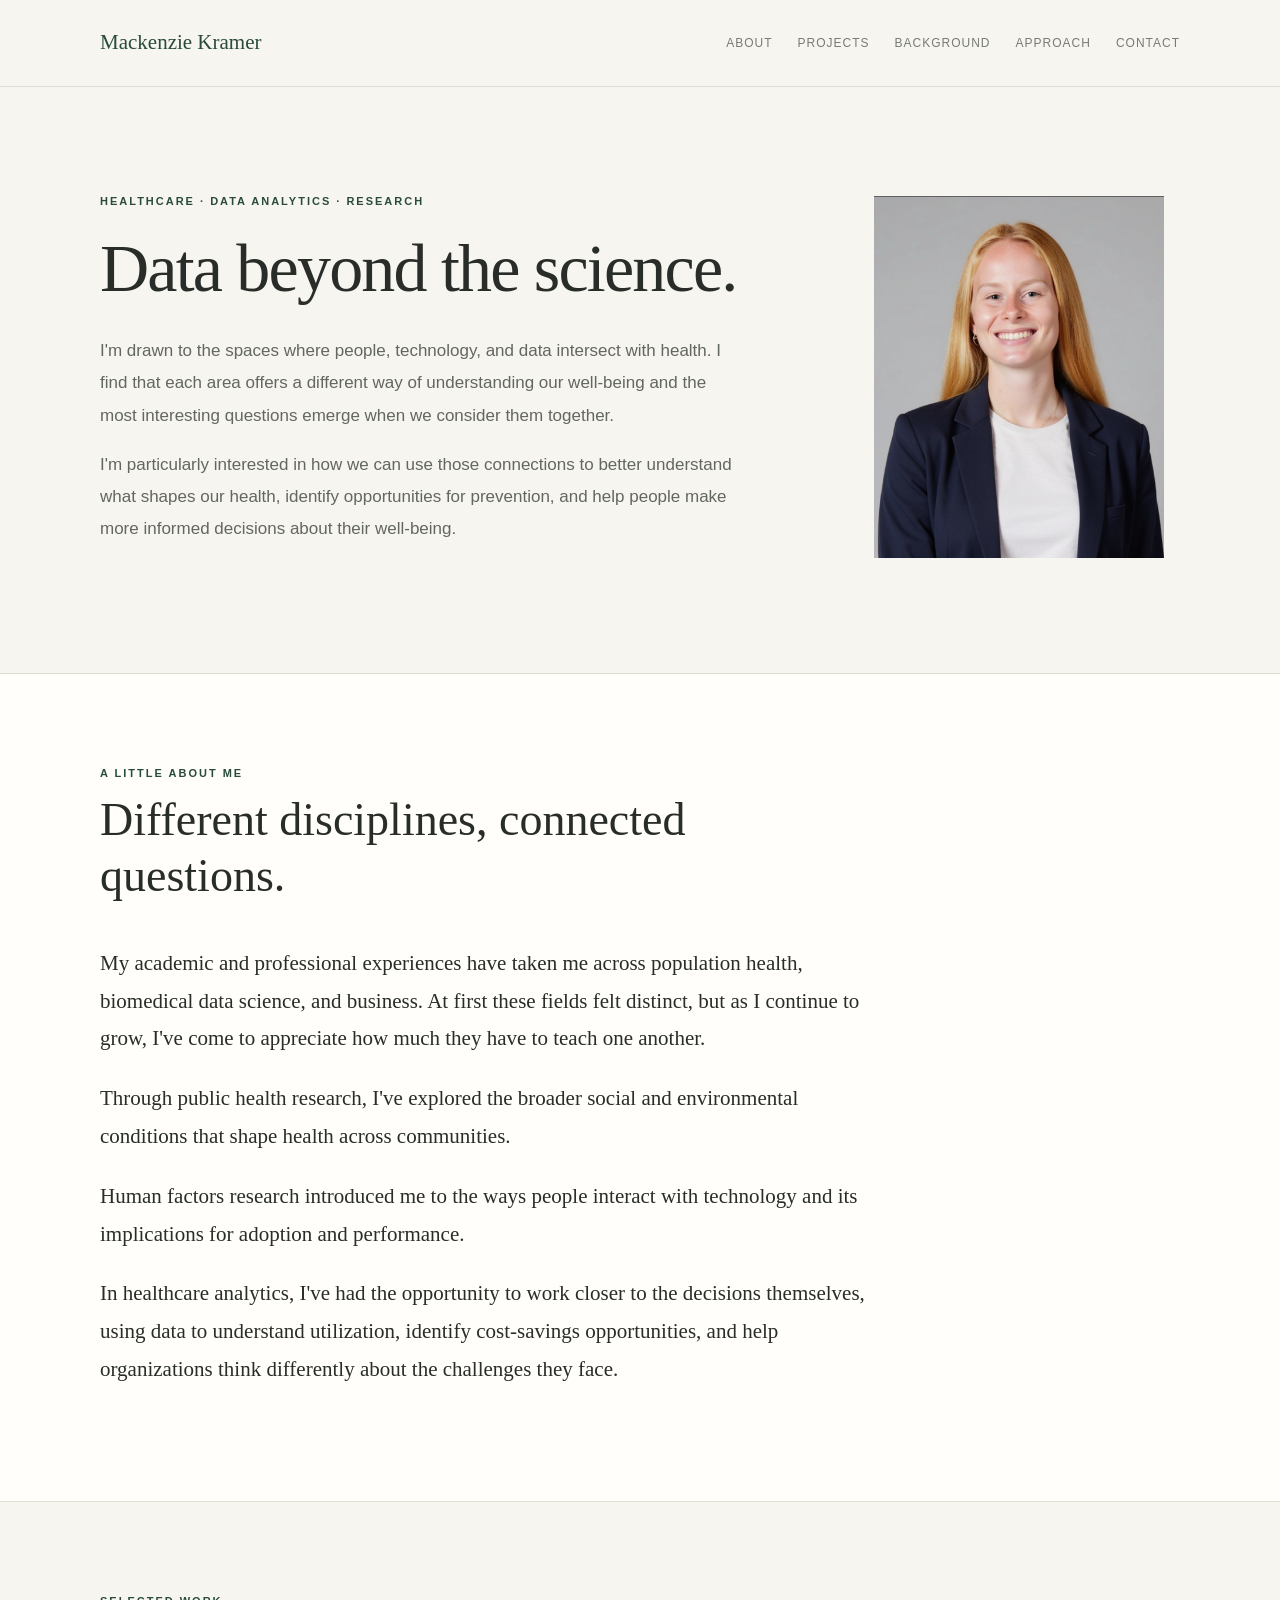
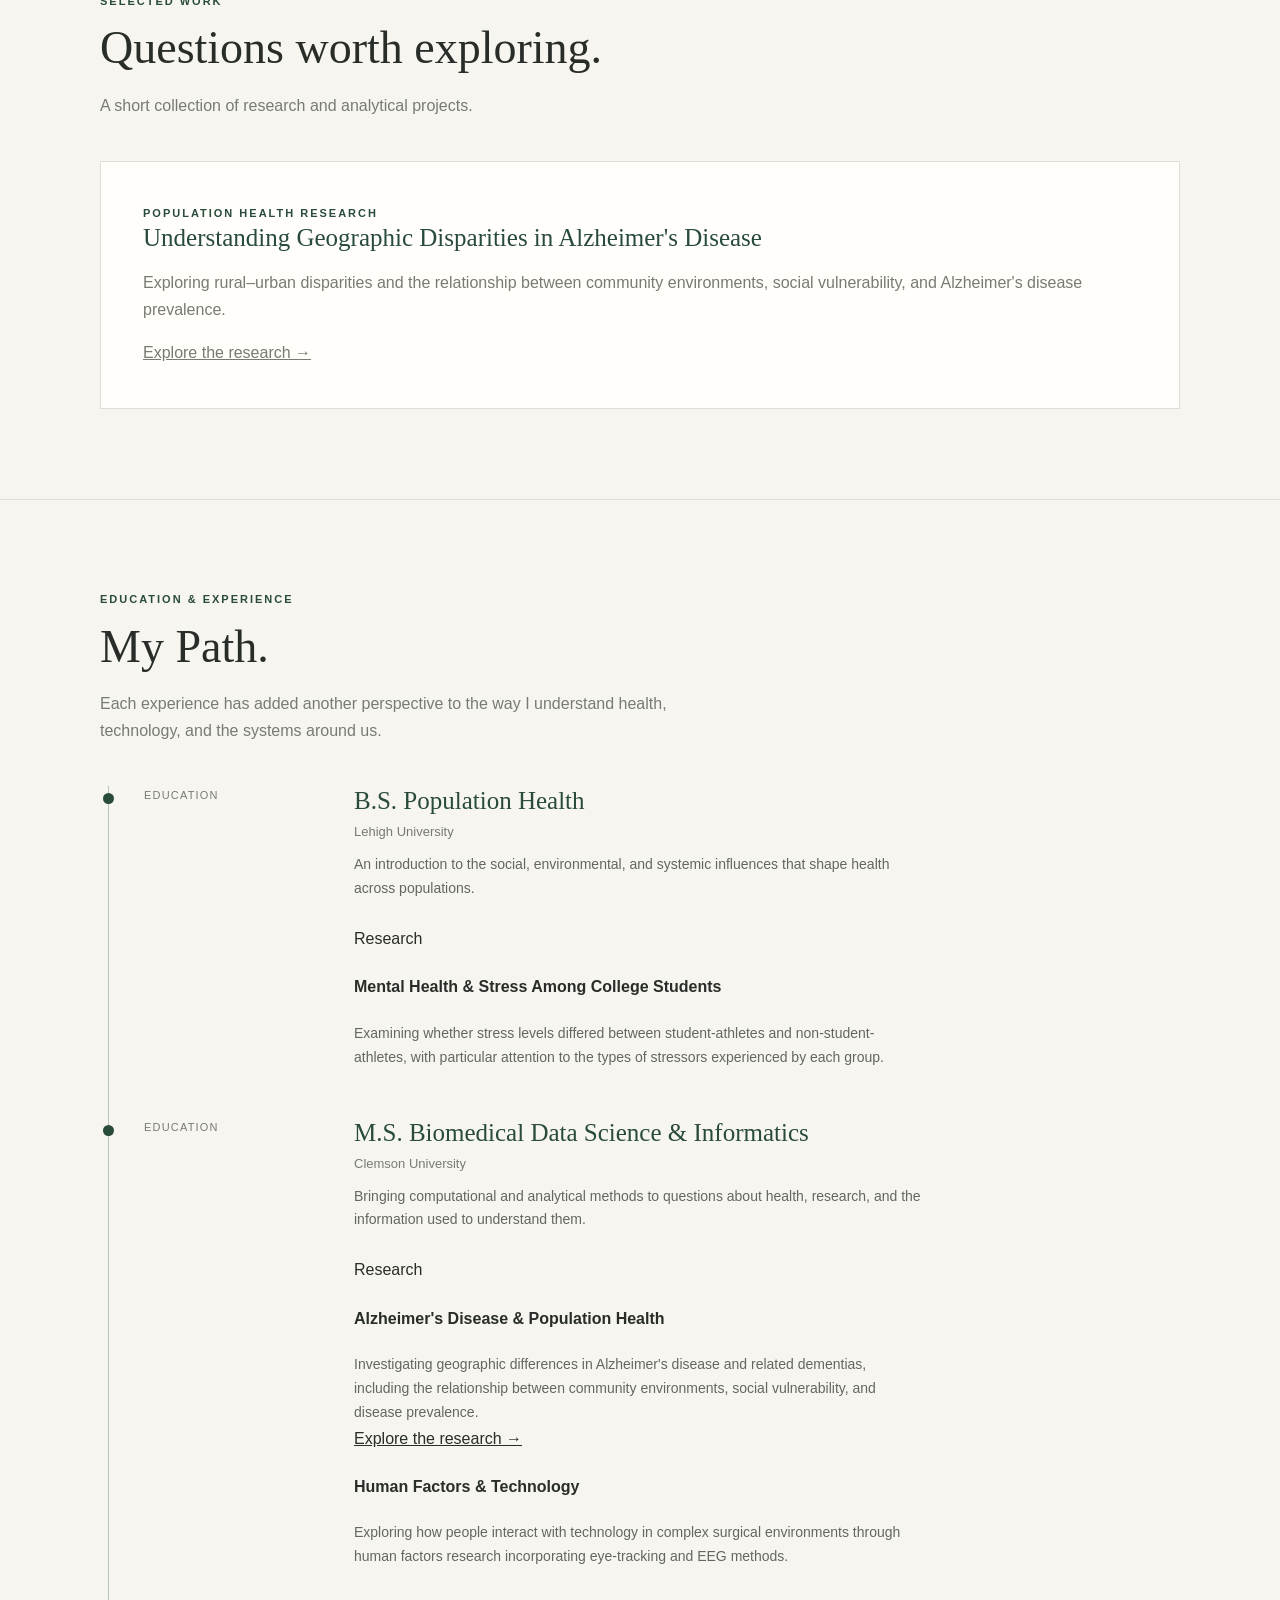
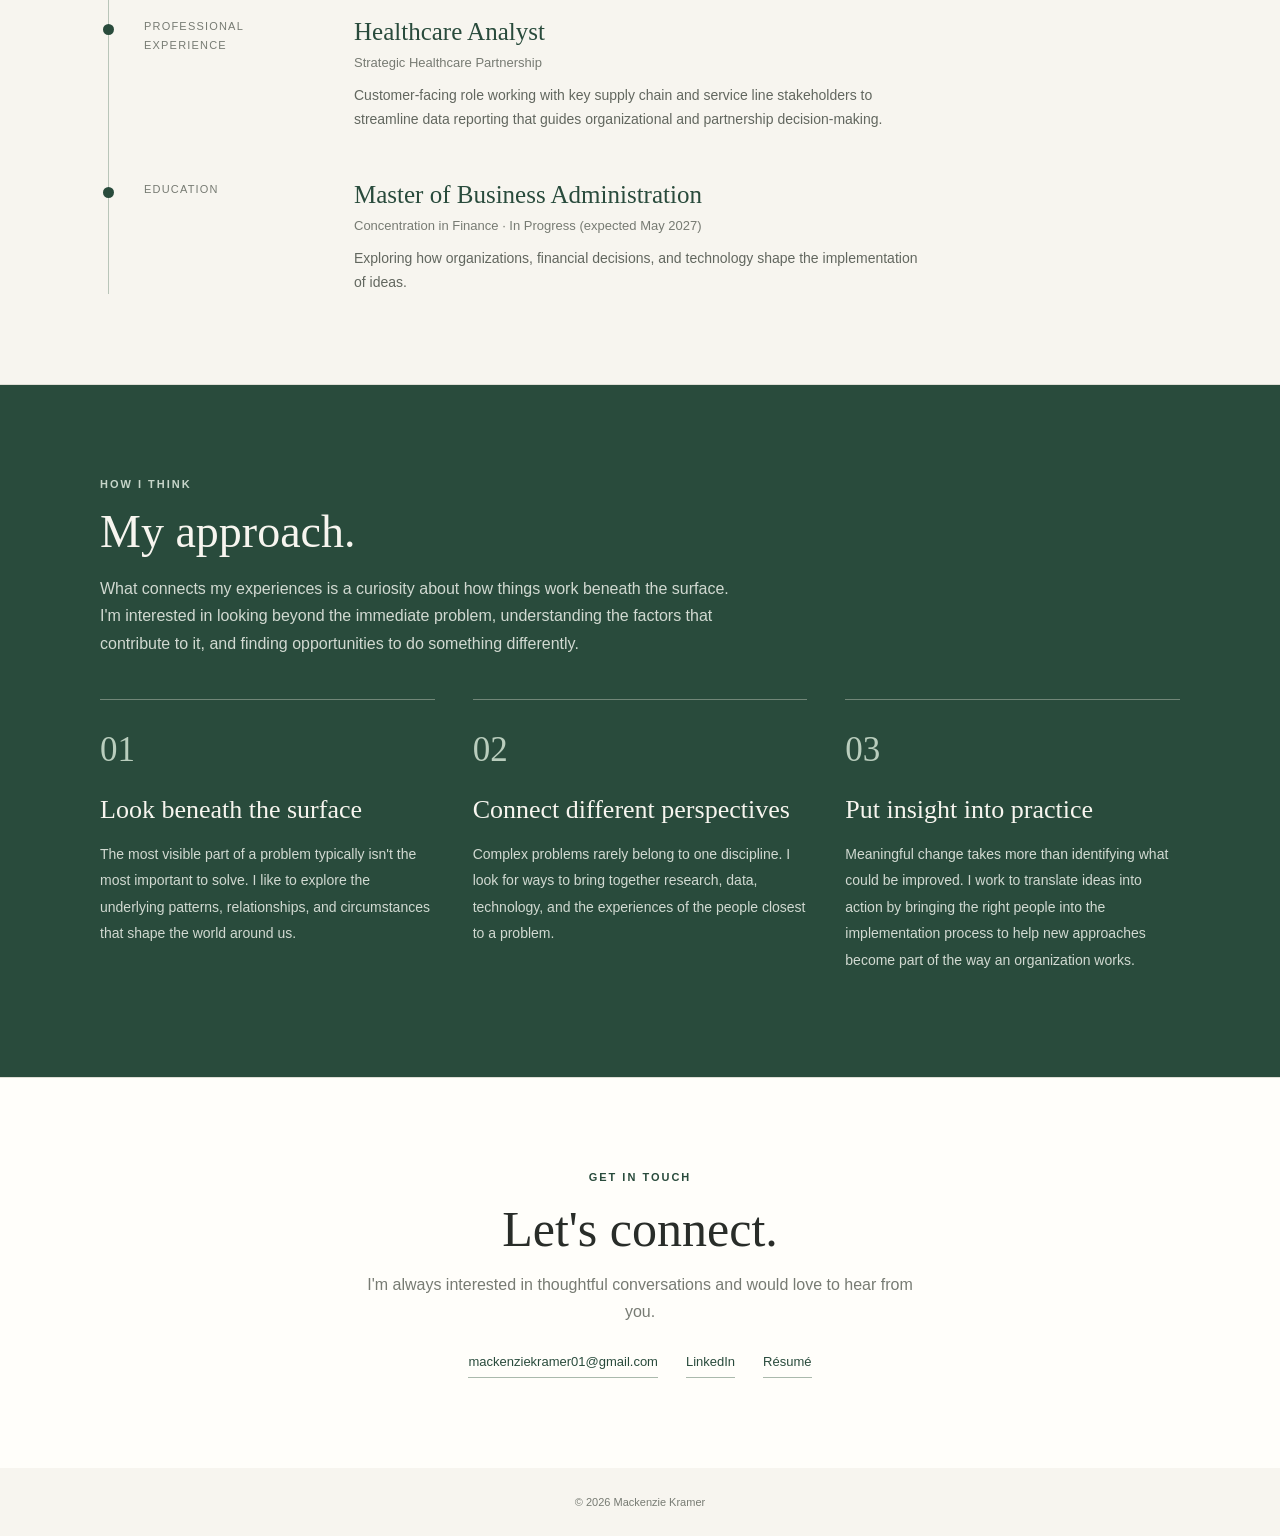
<file: index.html>
<!DOCTYPE html>
<html lang="en">
<head>
  <meta charset="UTF-8">
  <meta name="viewport" content="width=device-width, initial-scale=1.0">
  <meta name="description" content="Mackenzie Kramer | Healthcare, data, research, and the connections between them.">
  <title>Mackenzie Kramer | Portfolio</title>

  <style>
    :root {
      --cream: #f7f5ef;
      --paper: #fffefa;
      --green: #294b3c;
      --green-light: #e8eee8;
      --ink: #292d29;
      --muted: #777b73;
      --line: #deded5;
      --serif: Georgia, "Times New Roman", serif;
      --sans: Arial, Helvetica, sans-serif;
    }

    * { box-sizing: border-box; }

    html { scroll-behavior: smooth; }

    body {
      margin: 0;
      background: var(--cream);
      color: var(--ink);
      font-family: var(--sans);
      line-height: 1.7;
    }

    a { color: inherit; }

    .container {
      width: min(1080px, 88%);
      margin: 0 auto;
    }

    header {
      padding: 25px 0;
      border-bottom: 1px solid var(--line);
    }

    nav {
      display: flex;
      justify-content: space-between;
      align-items: center;
      gap: 24px;
    }

    .brand {
      color: var(--green);
      font-family: var(--serif);
      font-size: 21px;
      text-decoration: none;
    }

    .nav-links {
      display: flex;
      gap: 25px;
      flex-wrap: wrap;
    }

    .nav-links a {
      color: var(--muted);
      font-size: 12px;
      letter-spacing: 1px;
      text-decoration: none;
      text-transform: uppercase;
    }

    .nav-links a:hover,
    a:hover { color: var(--green); }

    .hero {
      padding: 105px 0 110px;
      display: grid;
      grid-template-columns: 1.5fr 0.7fr;
      gap: 65px;
      align-items: center;
    }

    .eyebrow {
      color: var(--green);
      font-size: 11px;
      font-weight: bold;
      letter-spacing: 2px;
      text-transform: uppercase;
    }

    h1, h2, h3 {
      font-family: var(--serif);
      font-weight: normal;
      line-height: 1.2;
    }

    h1 {
      max-width: 720px;
      margin: 18px 0 25px;
      font-size: clamp(43px, 6vw, 68px);
      letter-spacing: -1.8px;
    }

    .hero-copy {
      max-width: 640px;
      color: #62675f;
      font-size: 17px;
      line-height: 1.9;
    }

    .portrait {
      width: 100%;
      max-width: 290px;
      aspect-ratio: 4 / 5;
      object-fit: cover;
      display: block;
      margin: 0 auto;
      background: var(--green-light);
    }

    .section {
      padding: 90px 0;
      border-top: 1px solid var(--line);
    }

    .section-heading {
      max-width: 650px;
      margin-bottom: 42px;
    }

    .section-heading h2 {
      margin: 10px 0 15px;
      font-size: clamp(34px, 4vw, 46px);
    }

    .section-heading p {
      color: var(--muted);
      max-width: 650px;
    }

    .about {
      background: var(--paper);
    }

    .about-copy {
      max-width: 790px;
      font-family: var(--serif);
      font-size: 21px;
      line-height: 1.8;
    }

    .about-copy p { margin: 0 0 22px; }

    .projects-placeholder {
      padding: 42px;
      background: var(--paper);
      border: 1px solid var(--line);
      color: var(--muted);
    }

    .projects-placeholder h3 {
      margin: 0 0 10px;
      color: var(--green);
      font-size: 25px;
    }

    .timeline {
      max-width: 850px;
      margin-left: 8px;
      border-left: 1px solid #b9c5b9;
    }

    .timeline-entry {
      position: relative;
      display: grid;
      grid-template-columns: 180px 1fr;
      gap: 30px;
      padding: 0 0 48px 35px;
    }

    .timeline-entry:last-child { padding-bottom: 0; }

    .timeline-entry::before {
      content: "";
      position: absolute;
      left: -6px;
      top: 7px;
      width: 11px;
      height: 11px;
      border-radius: 50%;
      background: var(--green);
    }

    .timeline-label {
      color: var(--muted);
      font-size: 11px;
      letter-spacing: 1.2px;
      text-transform: uppercase;
    }

    .timeline-entry h3 {
      margin: 0 0 5px;
      color: var(--green);
      font-size: 25px;
    }

    .institution {
      margin-bottom: 10px;
      color: var(--muted);
      font-size: 13px;
    }

    .timeline-entry p {
      max-width: 570px;
      margin: 0;
      color: #62675f;
      font-size: 14px;
    }

    .approach {
      background: var(--green);
      color: var(--cream);
    }

    .approach .eyebrow { color: #c6d5c9; }

    .approach .section-heading p { color: #d1d9d1; }

    .approach-grid {
      display: grid;
      grid-template-columns: repeat(3, 1fr);
      gap: 38px;
    }

    .approach-item {
      padding-top: 20px;
      border-top: 1px solid #718678;
    }

    .approach-number {
      color: #b9cdbd;
      font-family: var(--serif);
      font-size: 35px;
    }

    .approach-item h3 {
      margin: 15px 0;
      font-size: 26px;
    }

    .approach-item p {
      color: #d1d9d1;
      font-size: 14px;
      line-height: 1.9;
    }

    .contact {
      text-align: center;
      background: var(--paper);
    }

    .contact h2 {
      margin: 12px 0;
      font-size: clamp(36px, 5vw, 50px);
    }

    .contact p {
      max-width: 550px;
      margin: 0 auto 25px;
      color: var(--muted);
    }

    .contact-links {
      display: flex;
      justify-content: center;
      gap: 28px;
      flex-wrap: wrap;
    }

    .contact-links a {
      color: var(--green);
      font-size: 13px;
      text-decoration: none;
      border-bottom: 1px solid #aab9ac;
      padding-bottom: 4px;
    }

    footer {
      padding: 25px 0;
      color: var(--muted);
      font-size: 11px;
      text-align: center;
    }

    @media (max-width: 720px) {
      .hero {
        grid-template-columns: 1fr;
        padding: 70px 0;
        gap: 35px;
      }

      .portrait {
        max-width: 220px;
        margin: 0;
      }

      .section { padding: 65px 0; }

      .timeline-entry {
        grid-template-columns: 1fr;
        gap: 8px;
      }

      .approach-grid { grid-template-columns: 1fr; }

      nav {
        align-items: flex-start;
        flex-direction: column;
      }

      .nav-links { gap: 15px; }
    }
  </style>
</head>

<body>

  <header>
    <div class="container">
      <nav>
        <a class="brand" href="#home">Mackenzie Kramer</a>
        <div class="nav-links">
          <a href="#about">About</a>
          <a href="#projects">Projects</a>
          <a href="#experience">Background</a>
          <a href="#approach">Approach</a>
          <a href="#contact">Contact</a>
        </div>
      </nav>
    </div>
  </header>

  <main>

    <!-- HERO -->
    <section class="container hero" id="home">
      <div>
        <div class="eyebrow">Healthcare · Data Analytics · Research</div>
        <h1>Data beyond the science.</h1>
        <div class="hero-copy">
          <p>
            I'm drawn to the spaces where people, technology, and data intersect 
            with health. I find that each area offers a different way of
            understanding our well-being and the most interesting questions 
            emerge when we consider them together.
          </p>
          <p>
            I'm particularly interested in how we can use those connections
            to better understand what shapes our health, identify opportunities
            for prevention, and help people make more informed decisions
            about their well-being.
          </p>
        </div>
      </div>

      <div>
        <img
          class="portrait"
          src="assets/images/Headshot.png"
          alt="Portrait of Mackenzie Kramer"
        >
      </div>
    </section>

    <!-- ABOUT -->
    <section class="section about" id="about">
      <div class="container">
        <div class="section-heading">
          <div class="eyebrow">A little about me</div>
          <h2>Different disciplines, connected questions.</h2>
        </div>

        <div class="about-copy">
          <p>
            My academic and professional experiences have taken me across
            population health, biomedical data science, and business.
            At first these fields felt distinct, but as I continue to grow,
            I've come to appreciate how much they have to teach one another.
          </p>

          <p>
            Through public health research, I've explored the broader social and 
            environmental conditions that shape health across communities. 
          </p>
          </p>
            Human factors research introduced me to the ways people interact with 
            technology and its implications for adoption and performance. 
          </p>
          </p>
            In healthcare analytics, I've had the opportunity to work closer to 
            the decisions themselves, using data to understand utilization, identify 
            cost-savings opportunities, and help organizations think differently about 
            the challenges they face.
          </p>
        </div>
      </div>
    </section>

    <!-- SELECTED PROJECTS -->
    <section class="section" id="projects">
      <div class="container">
        <div class="section-heading">
          <div class="eyebrow">Selected work</div>
          <h2>Questions worth exploring.</h2>
          <p>
            A short collection of research and analytical projects.
          </p>
        </div>
        
        <div class="projects-placeholder">
          <div class="eyebrow">Population Health Research</div>
          <h3>Understanding Geographic Disparities in Alzheimer's Disease</h3>
          <p>
            Exploring rural–urban disparities and the relationship
            between community environments, social vulnerability,
            and Alzheimer's disease prevalence.
          </p>
          <a href="project-adrd.html">Explore the research →</a>
        </div>
      </div>
    </section>

    
    <!-- EDUCATION AND EXPERIENCE -->
    <section class="section" id="experience">
      <div class="container">
        <div class="section-heading">
          <div class="eyebrow">Education & experience</div>
          <h2>My Path.</h2>
          <p>
            Each experience has added another perspective to the way
            I understand health, technology, and the systems around us.
          </p>
        </div>
    
        <div class="timeline">

          <!-- BS -->
          <div class="timeline-entry">
            <div class="timeline-label">Education</div>
            <div>
              <h3>B.S. Population Health</h3>
              <div class="institution">Lehigh University</div>
              <p>
                An introduction to the social, environmental, and systemic
                influences that shape health across populations.
              </p>

              <div style="height: 24px;"></div>
    
              <div class="research-subsection">
                <div class="research-heading">Research</div>
    
                <div class="research-item">
                  <h4>Mental Health & Stress Among College Students</h4>
                  <p>
                    Examining whether stress levels differed between
                    student-athletes and non-student-athletes, with
                    particular attention to the types of stressors
                    experienced by each group.
                  </p>
                </div>
              </div>
            </div>
          </div>

          <!-- MS -->
          <div class="timeline-entry">
            <div class="timeline-label">Education</div>
            <div>
              <h3>M.S. Biomedical Data Science & Informatics</h3>
              <div class="institution">Clemson University</div>
              <p>
                Bringing computational and analytical methods to questions
                about health, research, and the information used to understand them.
              </p>
              
              <div style="height: 24px;"></div>
    
              <div class="research-subsection">
                <div class="research-heading">Research</div>
    
                <div class="research-item">
                  <h4>Alzheimer's Disease & Population Health</h4>
                  <p>
                    Investigating geographic differences in Alzheimer's
                    disease and related dementias, including the
                    relationship between community environments,
                    social vulnerability, and disease prevalence.
                  </p>
                  <a href="project-adrd.html">
                    Explore the research →
                  </a>
                </div>
    
                <div class="research-item">
                  <h4>Human Factors & Technology</h4>
                  <p>
                    Exploring how people interact with technology in
                    complex surgical environments through human factors 
                    research incorporating eye-tracking and EEG methods.
                  </p>
                </div>
              </div>
            </div>
          </div>

          <!-- PROFESSIONAL EXPERIENCE -->
          <div class="timeline-entry">
            <div class="timeline-label">Professional experience</div>
            <div>
              <h3>Healthcare Analyst</h3>
              <div class="institution">Strategic Healthcare Partnership</div>
              <p>
                Customer-facing role working with key supply chain and
                service line stakeholders to streamline data reporting
                that guides organizational and partnership decision-making.
              </p>
            </div>
          </div>
    
          <!-- MBA -->
          <div class="timeline-entry">
            <div class="timeline-label">Education</div>
            <div>
              <h3>Master of Business Administration</h3>
              <div class="institution">
                Concentration in Finance ·
                In Progress (expected May 2027)
              </div>
              <p>
                Exploring how organizations, financial decisions, and
                technology shape the implementation of ideas.
              </p>
            </div>
          </div>
      </div>
    </section>

    <!-- APPROACH -->
    <section class="section approach" id="approach">
      <div class="container">
        <div class="section-heading">
          <div class="eyebrow">How I think</div>
          <h2>My approach.</h2>
          <p>
            What connects my experiences is a curiosity about how things
            work beneath the surface. I'm interested in looking beyond the
            immediate problem, understanding the factors that contribute
            to it, and finding opportunities to do something differently.
          </p>
        </div>

        <div class="approach-grid">

          <div class="approach-item">
            <div class="approach-number">01</div>
            <h3>Look beneath the surface</h3>
            <p>
              The most visible part of a problem typically isn't the most
              important to solve. I like to explore the underlying patterns,
              relationships, and circumstances that shape the world around us.
            </p>
          </div>

          <div class="approach-item">
            <div class="approach-number">02</div>
            <h3>Connect different perspectives</h3>
            <p>
              Complex problems rarely belong to one discipline. I look
              for ways to bring together research, data, technology,
              and the experiences of the people closest to a problem.
            </p>
          </div>

          <div class="approach-item">
            <div class="approach-number">03</div>
            <h3>Put insight into practice</h3>
            <p>
              Meaningful change takes more than identifying what could be
              improved. I work to translate ideas into action by bringing 
              the right people into the implementation process to help 
              new approaches become part of the way an organization works.
            </p>
          </div>

        </div>
      </div>
    </section>

    <!-- CONTACT -->
    <section class="section contact" id="contact">
      <div class="container">
        <div class="eyebrow">Get in touch</div>
        <h2>Let's connect.</h2>
        <p>
          I'm always interested in thoughtful conversations and 
          would love to hear from you.
        </p>

        <div class="contact-links">
          <a href="mailto:mackenziekramer01@gmail.com">
            mackenziekramer01@gmail.com
          </a>
          <a
            href="https://www.linkedin.com/in/mackenzie-kramer-707746291"
            target="_blank"
            rel="noopener noreferrer"
          >
            LinkedIn
          </a>
          <a href="assets/images/Kramer_Mackenzie_Resume.pdf" target="_blank">
            Résumé
          </a>
        </div>
      </div>
    </section>

  </main>

  <footer>
    <div class="container">
      © 2026 Mackenzie Kramer
    </div>
  </footer>

</body>
</html>
</file>
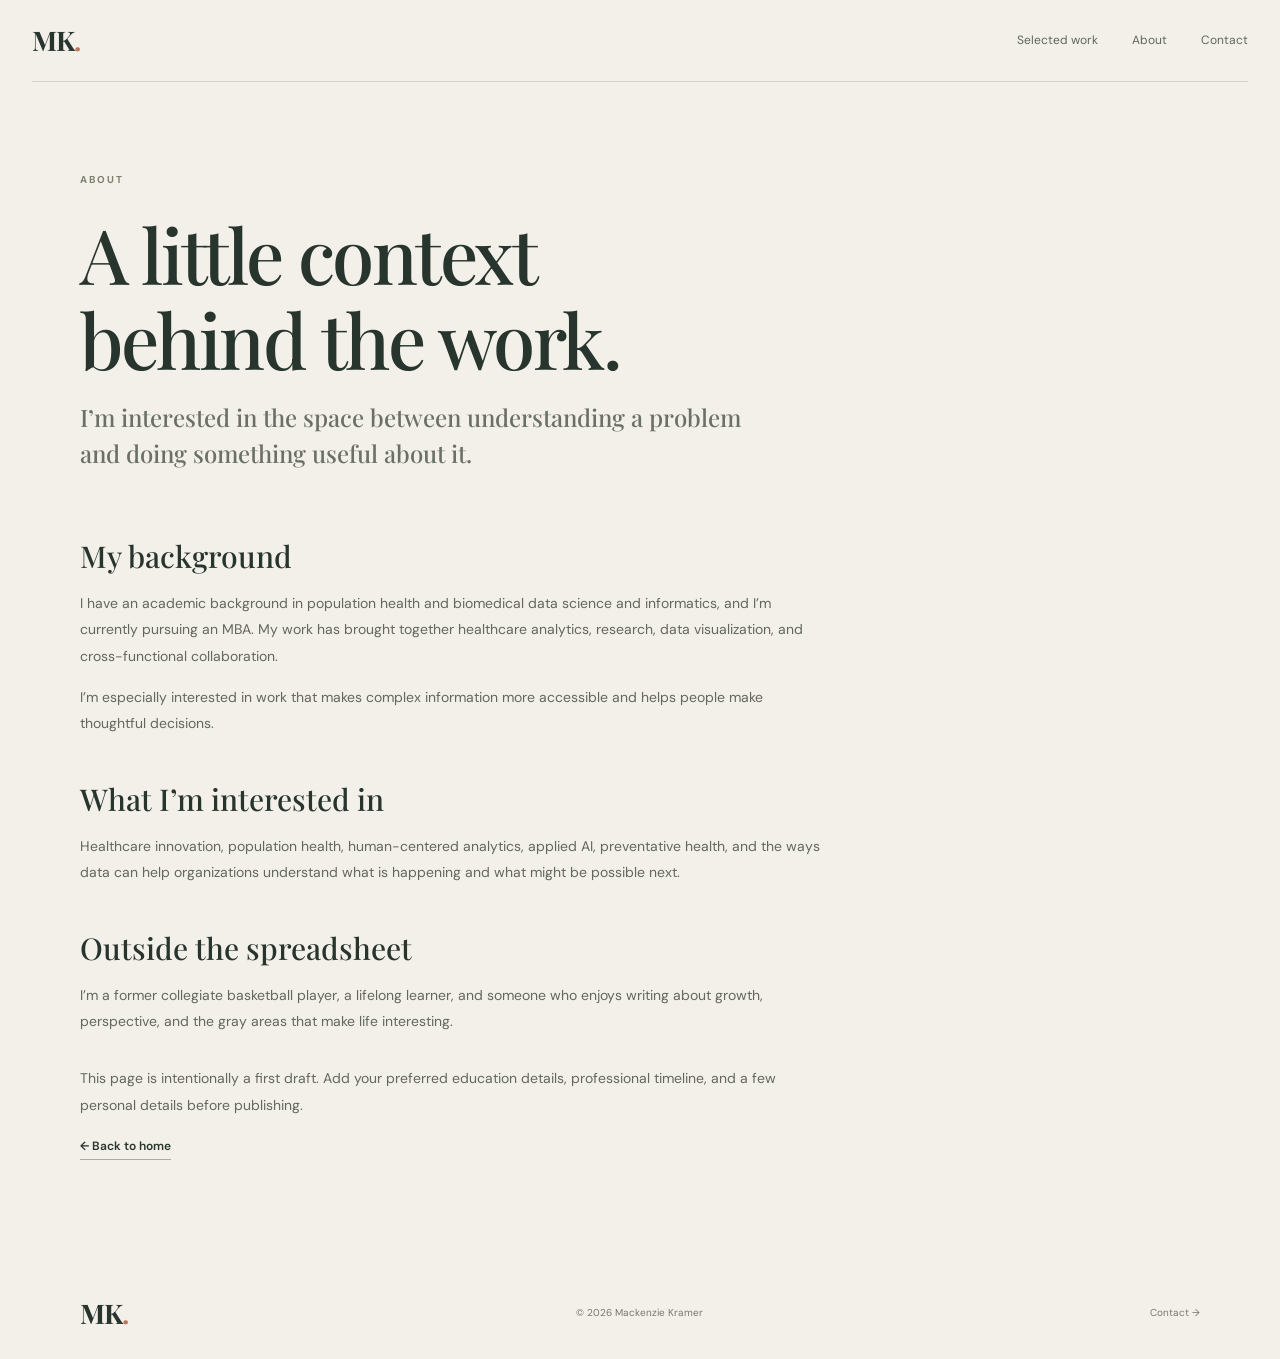
<file: about.html>
<!doctype html>
<html lang="en"><head><meta charset="utf-8"><meta name="viewport" content="width=device-width, initial-scale=1"><title>About | Mackenzie Kramer</title><link rel="preconnect" href="https://fonts.googleapis.com"><link href="https://fonts.googleapis.com/css2?family=DM+Sans:wght@400;500;600;700&family=Playfair+Display:wght@500;600;700&display=swap" rel="stylesheet"><link rel="stylesheet" href="assets/css/style.css"></head>
<body><header class="site-header"><a class="wordmark" href="index.html">MK<span>.</span></a><nav><a href="index.html#work">Selected work</a><a href="about.html">About</a><a href="index.html#contact">Contact</a></nav></header>
<main class="wrap page-content"><p class="eyebrow">ABOUT</p><h1>A little context<br>behind the work.</h1><p class="page-lede">I’m interested in the space between understanding a problem and doing something useful about it.</p><div class="prose"><h2>My background</h2><p>I have an academic background in population health and biomedical data science and informatics, and I’m currently pursuing an MBA. My work has brought together healthcare analytics, research, data visualization, and cross-functional collaboration.</p><p>I’m especially interested in work that makes complex information more accessible and helps people make thoughtful decisions.</p><h2>What I’m interested in</h2><p>Healthcare innovation, population health, human-centered analytics, applied AI, preventative health, and the ways data can help organizations understand what is happening and what might be possible next.</p><h2>Outside the spreadsheet</h2><p>I’m a former collegiate basketball player, a lifelong learner, and someone who enjoys writing about growth, perspective, and the gray areas that make life interesting.</p><p class="small-note">This page is intentionally a first draft. Add your preferred education details, professional timeline, and a few personal details before publishing.</p></div><a class="text-link" href="index.html">← Back to home</a></main>
<footer class="site-footer wrap"><a class="wordmark" href="index.html">MK<span>.</span></a><p>© 2026 Mackenzie Kramer</p><a href="index.html#contact">Contact →</a></footer></body></html>
</file>
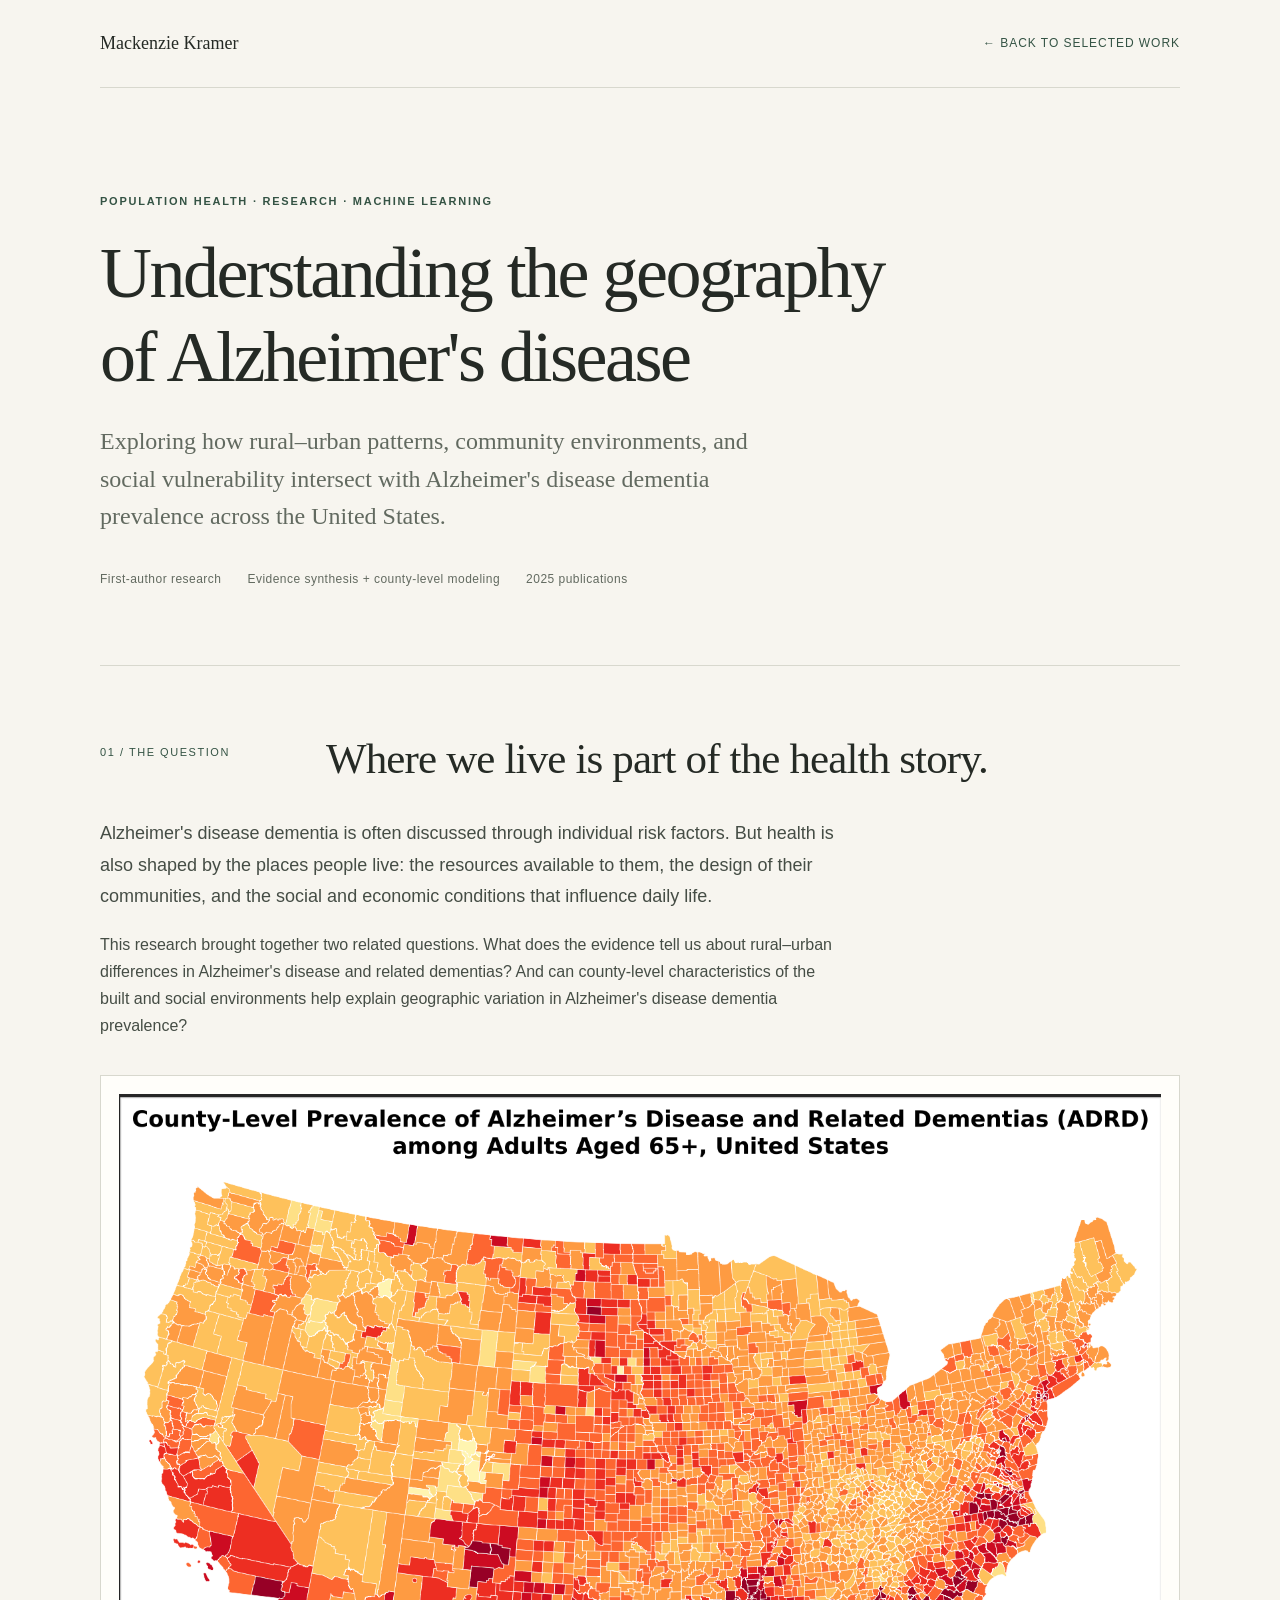
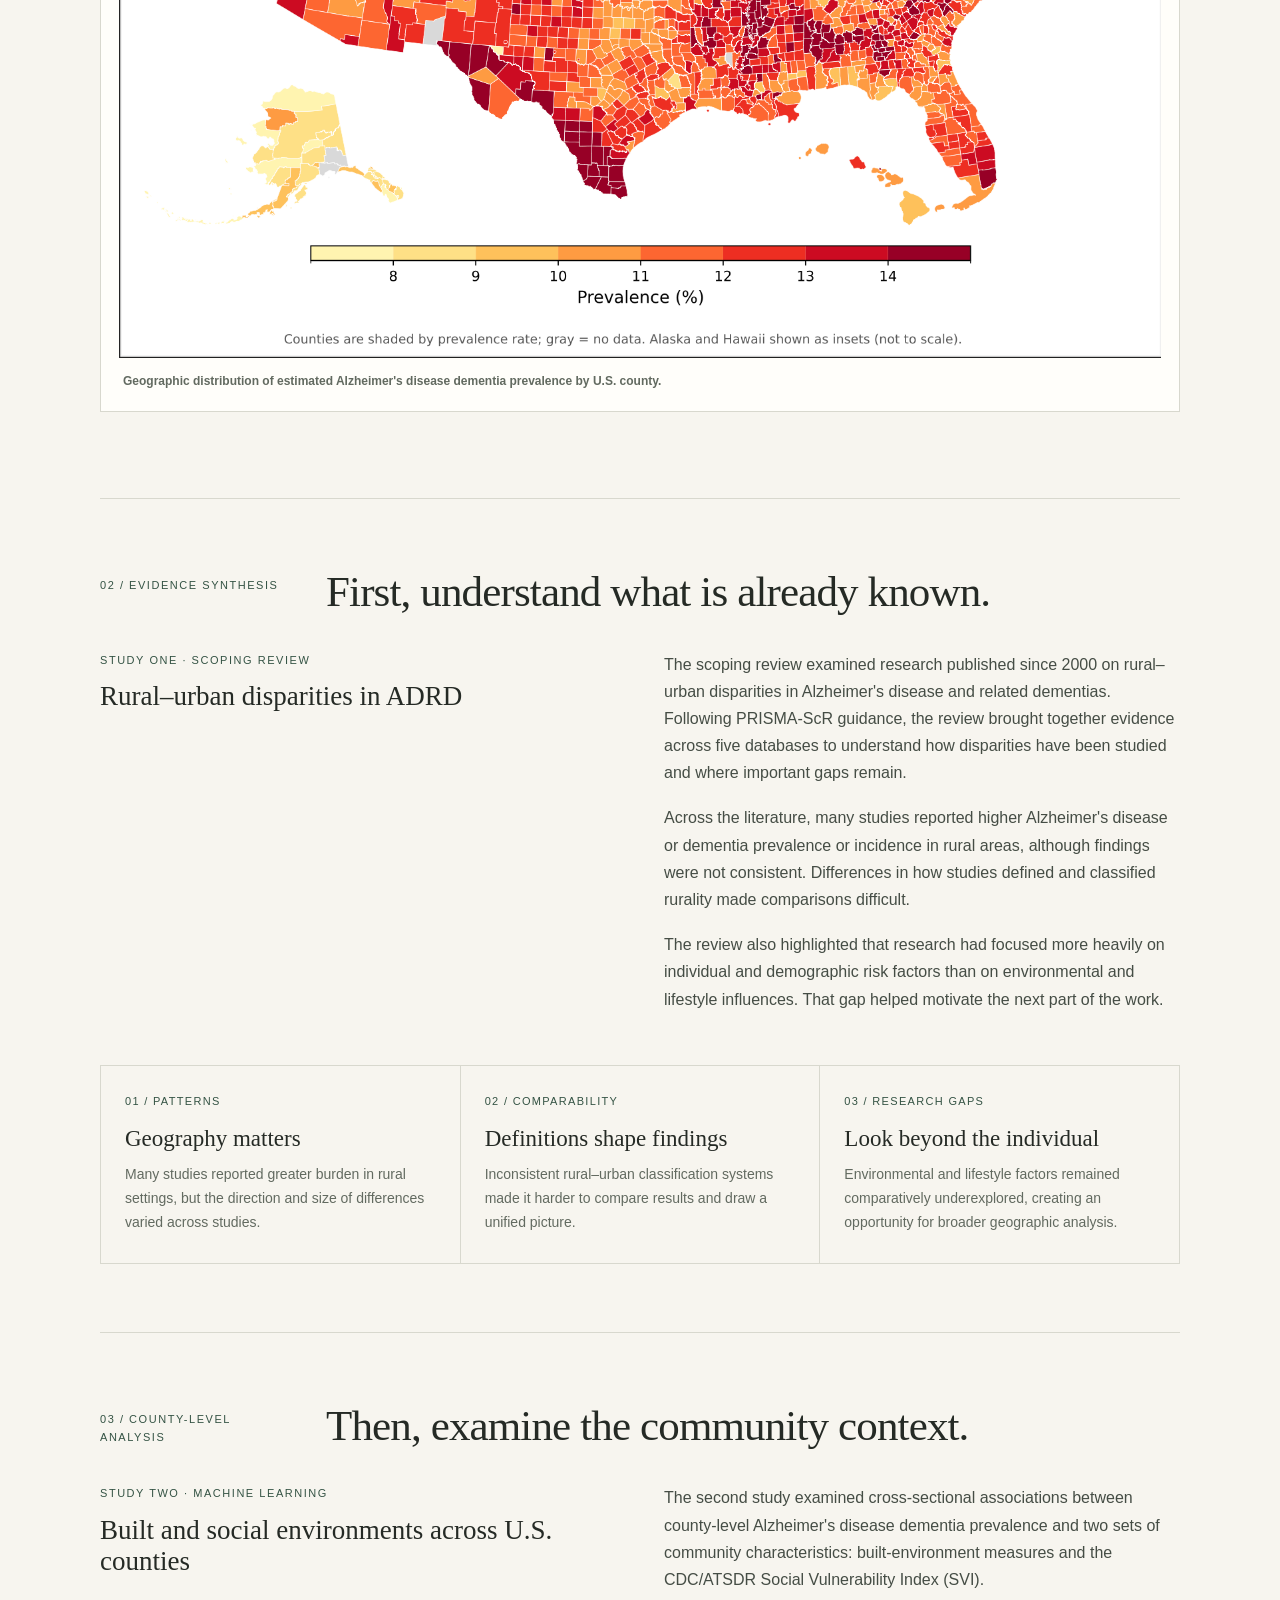
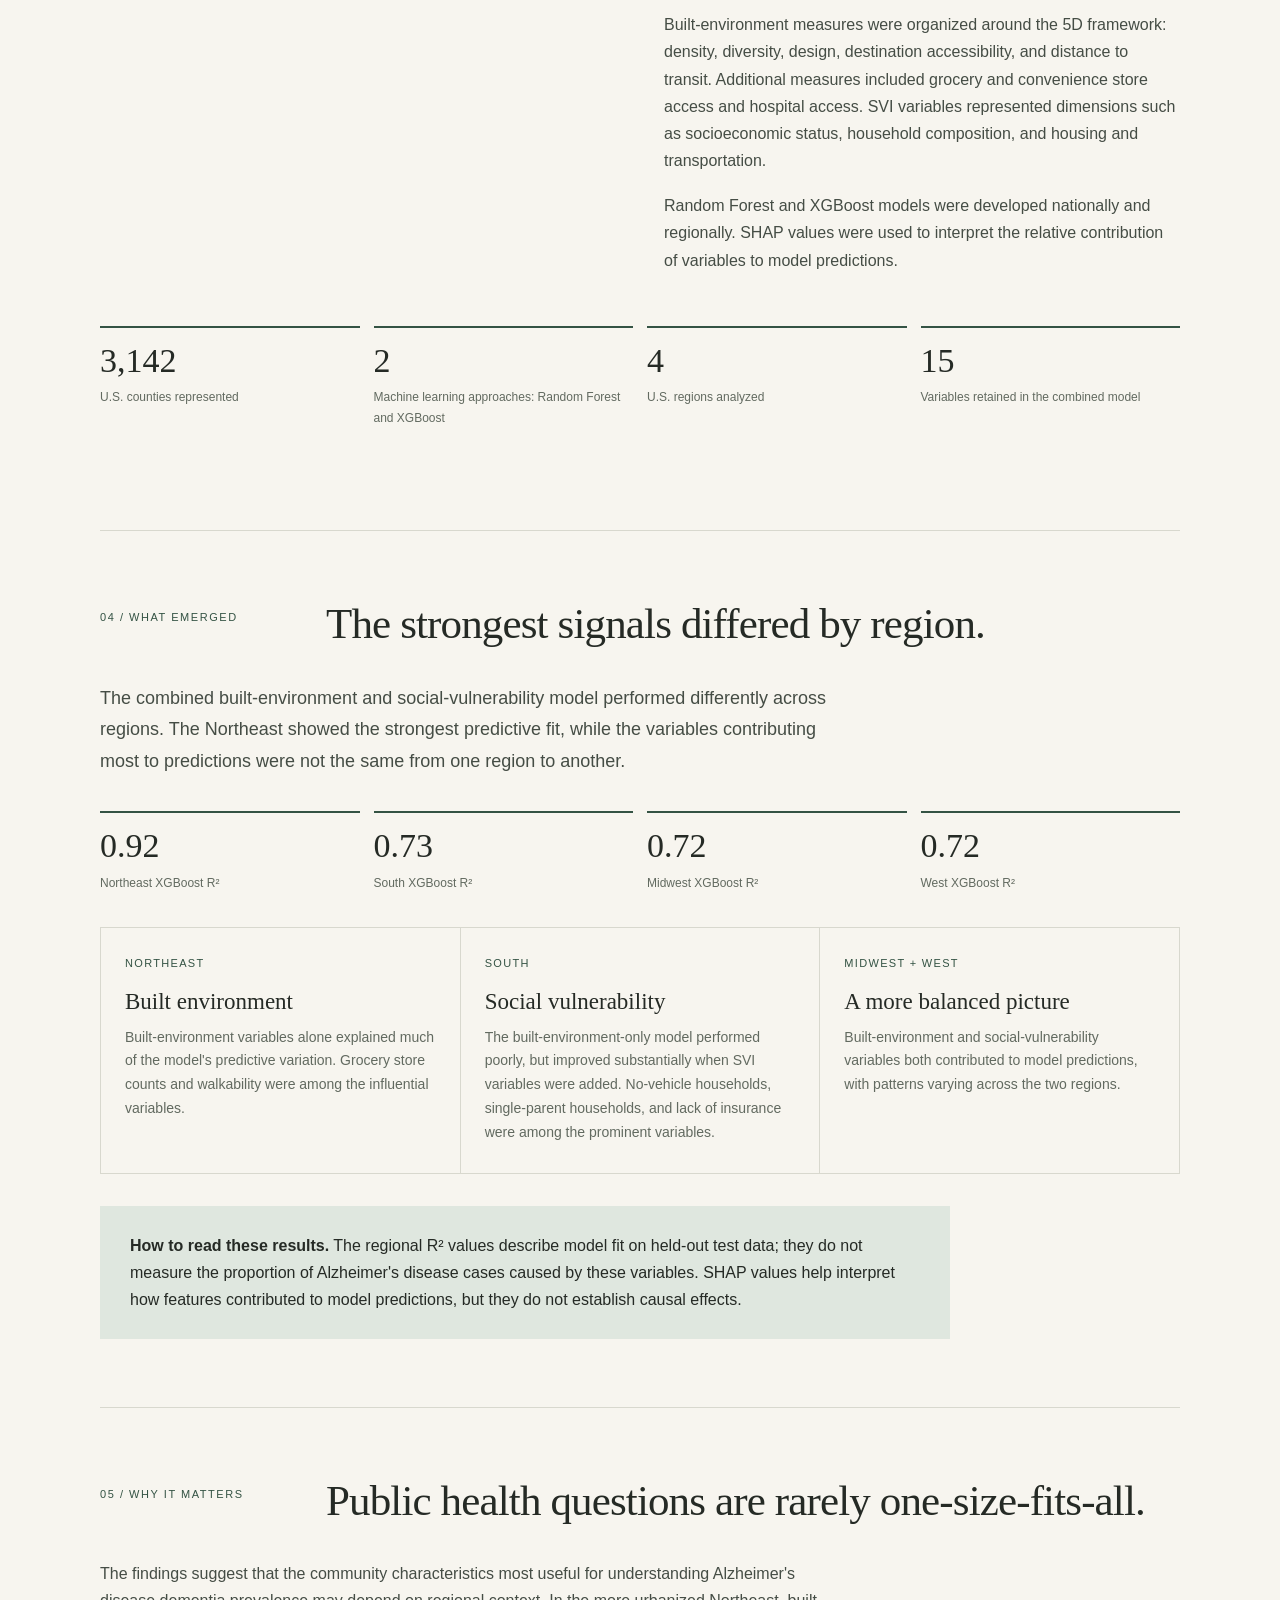
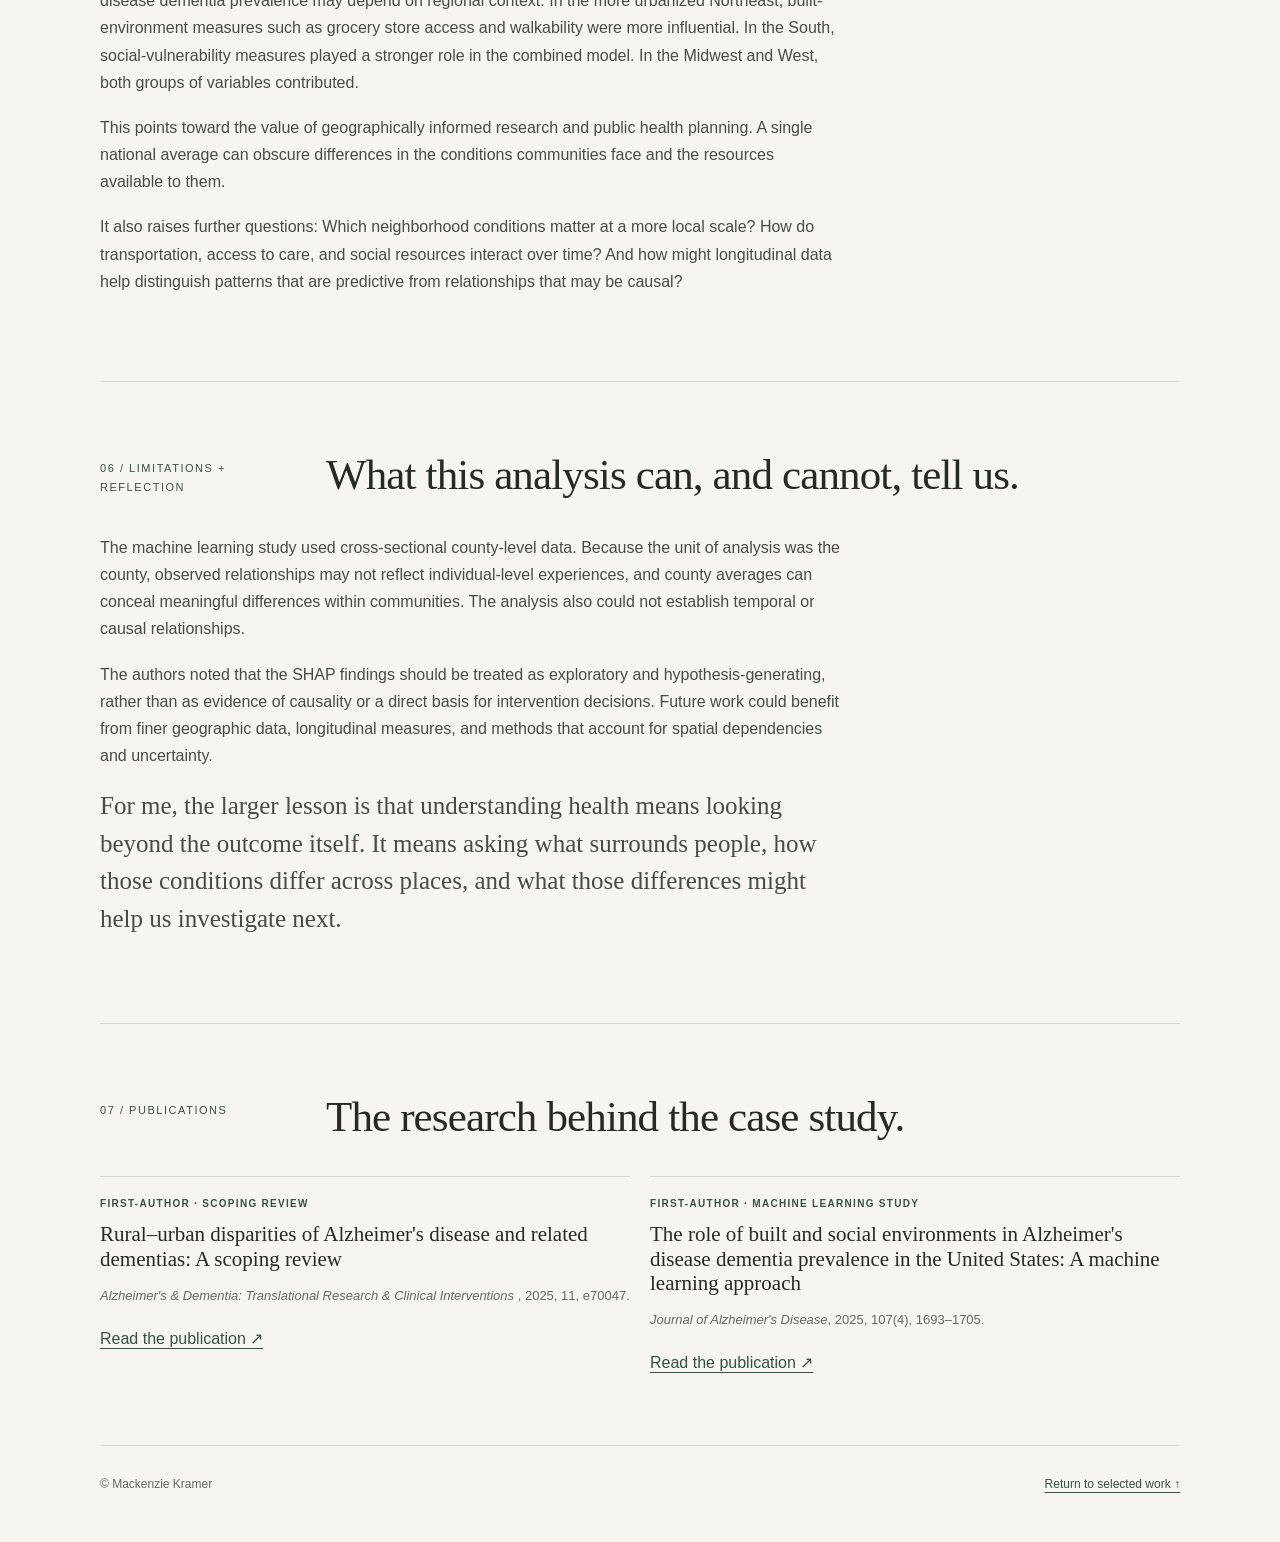
<file: project-adrd.html>
<!DOCTYPE html>
<html lang="en">
<head>
  <meta charset="UTF-8" />
  <meta name="viewport" content="width=device-width, initial-scale=1.0" />
  <meta name="description" content="A research case study examining geographic variation in Alzheimer's disease dementia prevalence and the relationship between community environments and social vulnerability." />
  <title>Geographic Patterns in Alzheimer's Disease | Mackenzie Kramer</title>

  <style>
    :root {
      --paper: #f7f5ef;
      --paper-deep: #eeece3;
      --ink: #252a25;
      --muted: #626a60;
      --green: #345344;
      --green-light: #dfe7df;
      --line: #d8d8ce;
      --white: #fffefa;
      --serif: Georgia, 'Times New Roman', serif;
      --sans: Arial, Helvetica, sans-serif;
    }

    * { box-sizing: border-box; }

    html { scroll-behavior: smooth; }

    body {
      margin: 0;
      background: var(--paper);
      color: var(--ink);
      font-family: var(--sans);
      line-height: 1.7;
      -webkit-font-smoothing: antialiased;
    }

    a {
      color: var(--green);
      text-decoration-thickness: 1px;
      text-underline-offset: 4px;
    }

    a:hover { color: #1e382b; }

    .site-header, main, .site-footer {
      width: min(1080px, calc(100% - 48px));
      margin: 0 auto;
    }

    .site-header {
      padding: 28px 0;
      display: flex;
      justify-content: space-between;
      align-items: center;
      gap: 20px;
      border-bottom: 1px solid var(--line);
    }

    .brand {
      color: var(--ink);
      font-family: var(--serif);
      font-size: 18px;
      text-decoration: none;
    }

    .back-link {
      font-size: 12px;
      letter-spacing: .08em;
      text-transform: uppercase;
      text-decoration: none;
    }

    .hero {
      padding: 104px 0 76px;
      max-width: 850px;
    }

    .eyebrow {
      color: var(--green);
      font-size: 11px;
      font-weight: 700;
      letter-spacing: .16em;
      text-transform: uppercase;
      margin-bottom: 22px;
    }

    h1, h2, h3 {
      font-family: var(--serif);
      font-weight: 400;
      line-height: 1.16;
    }

    h1 {
      font-size: clamp(42px, 6vw, 72px);
      letter-spacing: -.035em;
      margin: 0 0 24px;
      max-width: 850px;
    }

    .hero-deck {
      max-width: 700px;
      color: var(--muted);
      font-family: var(--serif);
      font-size: clamp(19px, 2.4vw, 24px);
      line-height: 1.55;
      margin: 0;
    }

    .hero-meta {
      display: flex;
      flex-wrap: wrap;
      gap: 10px 26px;
      margin-top: 34px;
      color: var(--muted);
      font-size: 12px;
      letter-spacing: .04em;
    }

    .section {
      padding: 68px 0;
      border-top: 1px solid var(--line);
    }

    .section-heading {
      display: grid;
      grid-template-columns: 190px 1fr;
      gap: 36px;
      margin-bottom: 34px;
    }

    .section-number {
      color: var(--green);
      font-size: 11px;
      letter-spacing: .14em;
      text-transform: uppercase;
      padding-top: 9px;
    }

    h2 {
      font-size: clamp(30px, 4vw, 43px);
      margin: 0;
      letter-spacing: -.02em;
    }

    h3 {
      font-size: 27px;
      margin: 0 0 14px;
    }

    p { margin: 0 0 18px; }

    .lead {
      max-width: 760px;
      font-size: 18px;
      line-height: 1.75;
    }

    .body-copy {
      max-width: 740px;
      color: #454d45;
    }

    .figure {
      margin: 36px 0 18px;
      background: var(--white);
      border: 1px solid var(--line);
      padding: 18px;
    }

    .figure img {
      display: block;
      width: 100%;
      height: auto;
    }

    .figure figcaption {
      color: var(--muted);
      font-size: 12px;
      line-height: 1.55;
      padding: 14px 4px 2px;
    }

    .two-col {
      display: grid;
      grid-template-columns: 1fr 1fr;
      gap: 48px;
    }

    .study-label {
      color: var(--green);
      font-size: 11px;
      letter-spacing: .14em;
      text-transform: uppercase;
      margin-bottom: 12px;
    }

    .insight-grid {
      display: grid;
      grid-template-columns: repeat(3, 1fr);
      gap: 1px;
      background: var(--line);
      border: 1px solid var(--line);
      margin-top: 34px;
    }

    .insight {
      background: var(--paper);
      padding: 26px 24px 28px;
    }

    .insight .index {
      color: var(--green);
      font-size: 11px;
      letter-spacing: .12em;
      margin-bottom: 16px;
    }

    .insight h3 {
      font-size: 23px;
      margin-bottom: 10px;
    }

    .insight p {
      color: var(--muted);
      font-size: 14px;
      margin: 0;
    }

    .stat-row {
      display: grid;
      grid-template-columns: repeat(4, 1fr);
      gap: 14px;
      margin: 34px 0;
    }

    .stat {
      border-top: 2px solid var(--green);
      padding-top: 14px;
    }

    .stat strong {
      display: block;
      font-family: var(--serif);
      font-size: 34px;
      font-weight: 400;
      line-height: 1.1;
    }

    .stat span {
      display: block;
      color: var(--muted);
      font-size: 12px;
      margin-top: 8px;
    }

    .note {
      background: var(--green-light);
      padding: 26px 30px;
      margin-top: 32px;
      max-width: 850px;
    }

    .note p:last-child { margin-bottom: 0; }

    .publications {
      display: grid;
      grid-template-columns: 1fr 1fr;
      gap: 20px;
      margin-top: 28px;
    }

    .publication {
      border-top: 1px solid var(--line);
      padding-top: 18px;
    }

    .publication .pub-type {
      color: var(--green);
      font-size: 10px;
      font-weight: 700;
      letter-spacing: .13em;
      text-transform: uppercase;
      margin-bottom: 10px;
    }

    .publication h3 { font-size: 21px; }

    .publication p {
      color: var(--muted);
      font-size: 13px;
    }

    .closing {
      max-width: 760px;
      font-family: var(--serif);
      font-size: 25px;
      line-height: 1.5;
    }

    .site-footer {
      border-top: 1px solid var(--line);
      padding: 28px 0 48px;
      display: flex;
      justify-content: space-between;
      gap: 20px;
      color: var(--muted);
      font-size: 12px;
    }

    @media (max-width: 700px) {
      .site-header, main, .site-footer {
        width: min(100% - 36px, 1080px);
      }

      .hero { padding: 76px 0 58px; }

      .section { padding: 52px 0; }

      .section-heading {
        grid-template-columns: 1fr;
        gap: 10px;
      }

      .two-col, .publications {
        grid-template-columns: 1fr;
        gap: 28px;
      }

      .insight-grid { grid-template-columns: 1fr; }

      .stat-row { grid-template-columns: 1fr 1fr; }

      .figure { padding: 10px; }

      .site-footer { flex-direction: column; }
    }
  </style>
</head>

<body>

  <header class="site-header">
    <a class="brand" href="index.html">Mackenzie Kramer</a>
    <a class="back-link" href="index.html#projects">← Back to selected work</a>
  </header>

  <main>

    <!-- HERO -->
    <section class="hero">
      <div class="eyebrow">Population Health · Research · Machine Learning</div>

      <h1>Understanding the geography of Alzheimer's disease</h1>

      <p class="hero-deck">
        Exploring how rural–urban patterns, community environments,
        and social vulnerability intersect with Alzheimer's disease
        dementia prevalence across the United States.
      </p>

      <div class="hero-meta">
        <span>First-author research</span>
        <span>Evidence synthesis + county-level modeling</span>
        <span>2025 publications</span>
      </div>
    </section>


    <!-- THE QUESTION -->
    <section class="section">

      <div class="section-heading">
        <div class="section-number">01 / The question</div>
        <div>
          <h2>Where we live is part of the health story.</h2>
        </div>
      </div>

      <div class="body-copy">
        <p class="lead">
          Alzheimer's disease dementia is often discussed through
          individual risk factors. But health is also shaped by the
          places people live: the resources available to them, the
          design of their communities, and the social and economic
          conditions that influence daily life.
        </p>

        <p>
          This research brought together two related questions.
          What does the evidence tell us about rural–urban differences
          in Alzheimer's disease and related dementias? And can
          county-level characteristics of the built and social
          environments help explain geographic variation in
          Alzheimer's disease dementia prevalence?
        </p>
      </div>

      <!-- IMAGE 1: COUNTY-LEVEL MAP -->
      <figure class="figure">
        <img
          src="assets/images/Figure1.png"
          alt="County-level map of estimated Alzheimer's disease dementia prevalence across the United States"
        />

        <figcaption>
          <strong>
            Geographic distribution of estimated Alzheimer's disease
            dementia prevalence by U.S. county.
          </strong>
        </figcaption>
      </figure>

    </section>


    <!-- SCOPING REVIEW -->
    <section class="section">

      <div class="section-heading">
        <div class="section-number">02 / Evidence synthesis</div>
        <div>
          <h2>First, understand what is already known.</h2>
        </div>
      </div>

      <div class="two-col">

        <div>
          <div class="study-label">Study one · Scoping review</div>
          <h3>Rural–urban disparities in ADRD</h3>
        </div>

        <div class="body-copy">
          <p>
            The scoping review examined research published since 2000
            on rural–urban disparities in Alzheimer's disease and
            related dementias. Following PRISMA-ScR guidance, the
            review brought together evidence across five databases
            to understand how disparities have been studied and
            where important gaps remain.
          </p>

          <p>
            Across the literature, many studies reported higher
            Alzheimer's disease or dementia prevalence or incidence
            in rural areas, although findings were not consistent.
            Differences in how studies defined and classified
            rurality made comparisons difficult.
          </p>

          <p>
            The review also highlighted that research had focused
            more heavily on individual and demographic risk factors
            than on environmental and lifestyle influences. That gap
            helped motivate the next part of the work.
          </p>
        </div>

      </div>

      <div class="insight-grid">

        <article class="insight">
          <div class="index">01 / PATTERNS</div>
          <h3>Geography matters</h3>
          <p>
            Many studies reported greater burden in rural settings,
            but the direction and size of differences varied
            across studies.
          </p>
        </article>

        <article class="insight">
          <div class="index">02 / COMPARABILITY</div>
          <h3>Definitions shape findings</h3>
          <p>
            Inconsistent rural–urban classification systems made
            it harder to compare results and draw a unified picture.
          </p>
        </article>

        <article class="insight">
          <div class="index">03 / RESEARCH GAPS</div>
          <h3>Look beyond the individual</h3>
          <p>
            Environmental and lifestyle factors remained
            comparatively underexplored, creating an opportunity
            for broader geographic analysis.
          </p>
        </article>

      </div>
    </section>


    <!-- MACHINE LEARNING STUDY -->
    <section class="section">

      <div class="section-heading">
        <div class="section-number">03 / County-level analysis</div>
        <div>
          <h2>Then, examine the community context.</h2>
        </div>
      </div>

      <div class="two-col">

        <div>
          <div class="study-label">Study two · Machine learning</div>
          <h3>Built and social environments across U.S. counties</h3>
        </div>

        <div class="body-copy">
          <p>
            The second study examined cross-sectional associations
            between county-level Alzheimer's disease dementia
            prevalence and two sets of community characteristics:
            built-environment measures and the CDC/ATSDR Social
            Vulnerability Index (SVI).
          </p>

          <p>
            Built-environment measures were organized around the
            5D framework: density, diversity, design, destination
            accessibility, and distance to transit. Additional
            measures included grocery and convenience store access
            and hospital access. SVI variables represented dimensions
            such as socioeconomic status, household composition,
            and housing and transportation.
          </p>

          <p>
            Random Forest and XGBoost models were developed nationally
            and regionally. SHAP values were used to interpret the
            relative contribution of variables to model predictions.
          </p>
        </div>

      </div>

      <div class="stat-row">

        <div class="stat">
          <strong>3,142</strong>
          <span>U.S. counties represented</span>
        </div>

        <div class="stat">
          <strong>2</strong>
          <span>Machine learning approaches: Random Forest and XGBoost</span>
        </div>

        <div class="stat">
          <strong>4</strong>
          <span>U.S. regions analyzed</span>
        </div>

        <div class="stat">
          <strong>15</strong>
          <span>Variables retained in the combined model</span>
        </div>

      </div>
    </section>


    <!-- FINDINGS -->
    <section class="section">

      <div class="section-heading">
        <div class="section-number">04 / What emerged</div>
        <div>
          <h2>The strongest signals differed by region.</h2>
        </div>
      </div>

      <div class="body-copy">
        <p class="lead">
          The combined built-environment and social-vulnerability
          model performed differently across regions. The Northeast
          showed the strongest predictive fit, while the variables
          contributing most to predictions were not the same from
          one region to another.
        </p>
      </div>

      <div class="stat-row">

        <div class="stat">
          <strong>0.92</strong>
          <span>Northeast XGBoost R²</span>
        </div>

        <div class="stat">
          <strong>0.73</strong>
          <span>South XGBoost R²</span>
        </div>

        <div class="stat">
          <strong>0.72</strong>
          <span>Midwest XGBoost R²</span>
        </div>

        <div class="stat">
          <strong>0.72</strong>
          <span>West XGBoost R²</span>
        </div>

      </div>

      <div class="insight-grid">

        <article class="insight">
          <div class="index">NORTHEAST</div>
          <h3>Built environment</h3>
          <p>
            Built-environment variables alone explained much of
            the model's predictive variation. Grocery store counts
            and walkability were among the influential variables.
          </p>
        </article>

        <article class="insight">
          <div class="index">SOUTH</div>
          <h3>Social vulnerability</h3>
          <p>
            The built-environment-only model performed poorly,
            but improved substantially when SVI variables were
            added. No-vehicle households, single-parent households,
            and lack of insurance were among the prominent variables.
          </p>
        </article>

        <article class="insight">
          <div class="index">MIDWEST + WEST</div>
          <h3>A more balanced picture</h3>
          <p>
            Built-environment and social-vulnerability variables
            both contributed to model predictions, with patterns
            varying across the two regions.
          </p>
        </article>

      </div>

      <div class="note">
        <p>
          <strong>How to read these results.</strong>
          The regional R² values describe model fit on held-out
          test data; they do not measure the proportion of
          Alzheimer's disease cases caused by these variables.
          SHAP values help interpret how features contributed
          to model predictions, but they do not establish
          causal effects.
        </p>
      </div>

    </section>


    <!-- IMPLICATIONS -->
    <section class="section">

      <div class="section-heading">
        <div class="section-number">05 / Why it matters</div>
        <div>
          <h2>Public health questions are rarely one-size-fits-all.</h2>
        </div>
      </div>

      <div class="body-copy">
        <p>
          The findings suggest that the community characteristics
          most useful for understanding Alzheimer's disease dementia
          prevalence may depend on regional context. In the more
          urbanized Northeast, built-environment measures such as
          grocery store access and walkability were more influential.
          In the South, social-vulnerability measures played a
          stronger role in the combined model. In the Midwest and
          West, both groups of variables contributed.
        </p>

        <p>
          This points toward the value of geographically informed
          research and public health planning. A single national
          average can obscure differences in the conditions
          communities face and the resources available to them.
        </p>

        <p>
          It also raises further questions: Which neighborhood
          conditions matter at a more local scale? How do
          transportation, access to care, and social resources
          interact over time? And how might longitudinal data
          help distinguish patterns that are predictive from
          relationships that may be causal?
        </p>
      </div>

    </section>


    <!-- LIMITATIONS -->
    <section class="section">

      <div class="section-heading">
        <div class="section-number">06 / Limitations + reflection</div>
        <div>
          <h2>What this analysis can, and cannot, tell us.</h2>
        </div>
      </div>

      <div class="body-copy">
        <p>
          The machine learning study used cross-sectional
          county-level data. Because the unit of analysis was
          the county, observed relationships may not reflect
          individual-level experiences, and county averages
          can conceal meaningful differences within communities.
          The analysis also could not establish temporal or
          causal relationships.
        </p>

        <p>
          The authors noted that the SHAP findings should be
          treated as exploratory and hypothesis-generating,
          rather than as evidence of causality or a direct
          basis for intervention decisions. Future work could
          benefit from finer geographic data, longitudinal
          measures, and methods that account for spatial
          dependencies and uncertainty.
        </p>

        <p class="closing">
          For me, the larger lesson is that understanding health
          means looking beyond the outcome itself. It means asking
          what surrounds people, how those conditions differ across
          places, and what those differences might help us
          investigate next.
        </p>
      </div>

    </section>


    <!-- PUBLICATIONS -->
    <section class="section">

      <div class="section-heading">
        <div class="section-number">07 / Publications</div>
        <div>
          <h2>The research behind the case study.</h2>
        </div>
      </div>

      <div class="publications">

        <article class="publication">
          <div class="pub-type">First-author · Scoping review</div>

          <h3>
            Rural–urban disparities of Alzheimer's disease and
            related dementias: A scoping review
          </h3>

          <p>
            <em>
              Alzheimer's & Dementia: Translational Research
              & Clinical Interventions
            </em>,
            2025, 11, e70047.
          </p>

          <a
            href="https://doi.org/10.1002/trc2.70047"
            target="_blank"
            rel="noopener"
          >
            Read the publication ↗
          </a>
        </article>

        <article class="publication">
          <div class="pub-type">First-author · Machine learning study</div>

          <h3>
            The role of built and social environments in
            Alzheimer's disease dementia prevalence in the
            United States: A machine learning approach
          </h3>

          <p>
            <em>Journal of Alzheimer's Disease</em>,
            2025, 107(4), 1693–1705.
          </p>

          <a
            href="https://doi.org/10.1177/13872877251372144"
            target="_blank"
            rel="noopener"
          >
            Read the publication ↗
          </a>
        </article>

      </div>

    </section>

  </main>

  <footer class="site-footer">
    <span>© Mackenzie Kramer</span>
    <a href="index.html#projects">Return to selected work ↑</a>
  </footer>

</body>
</html>
</file>
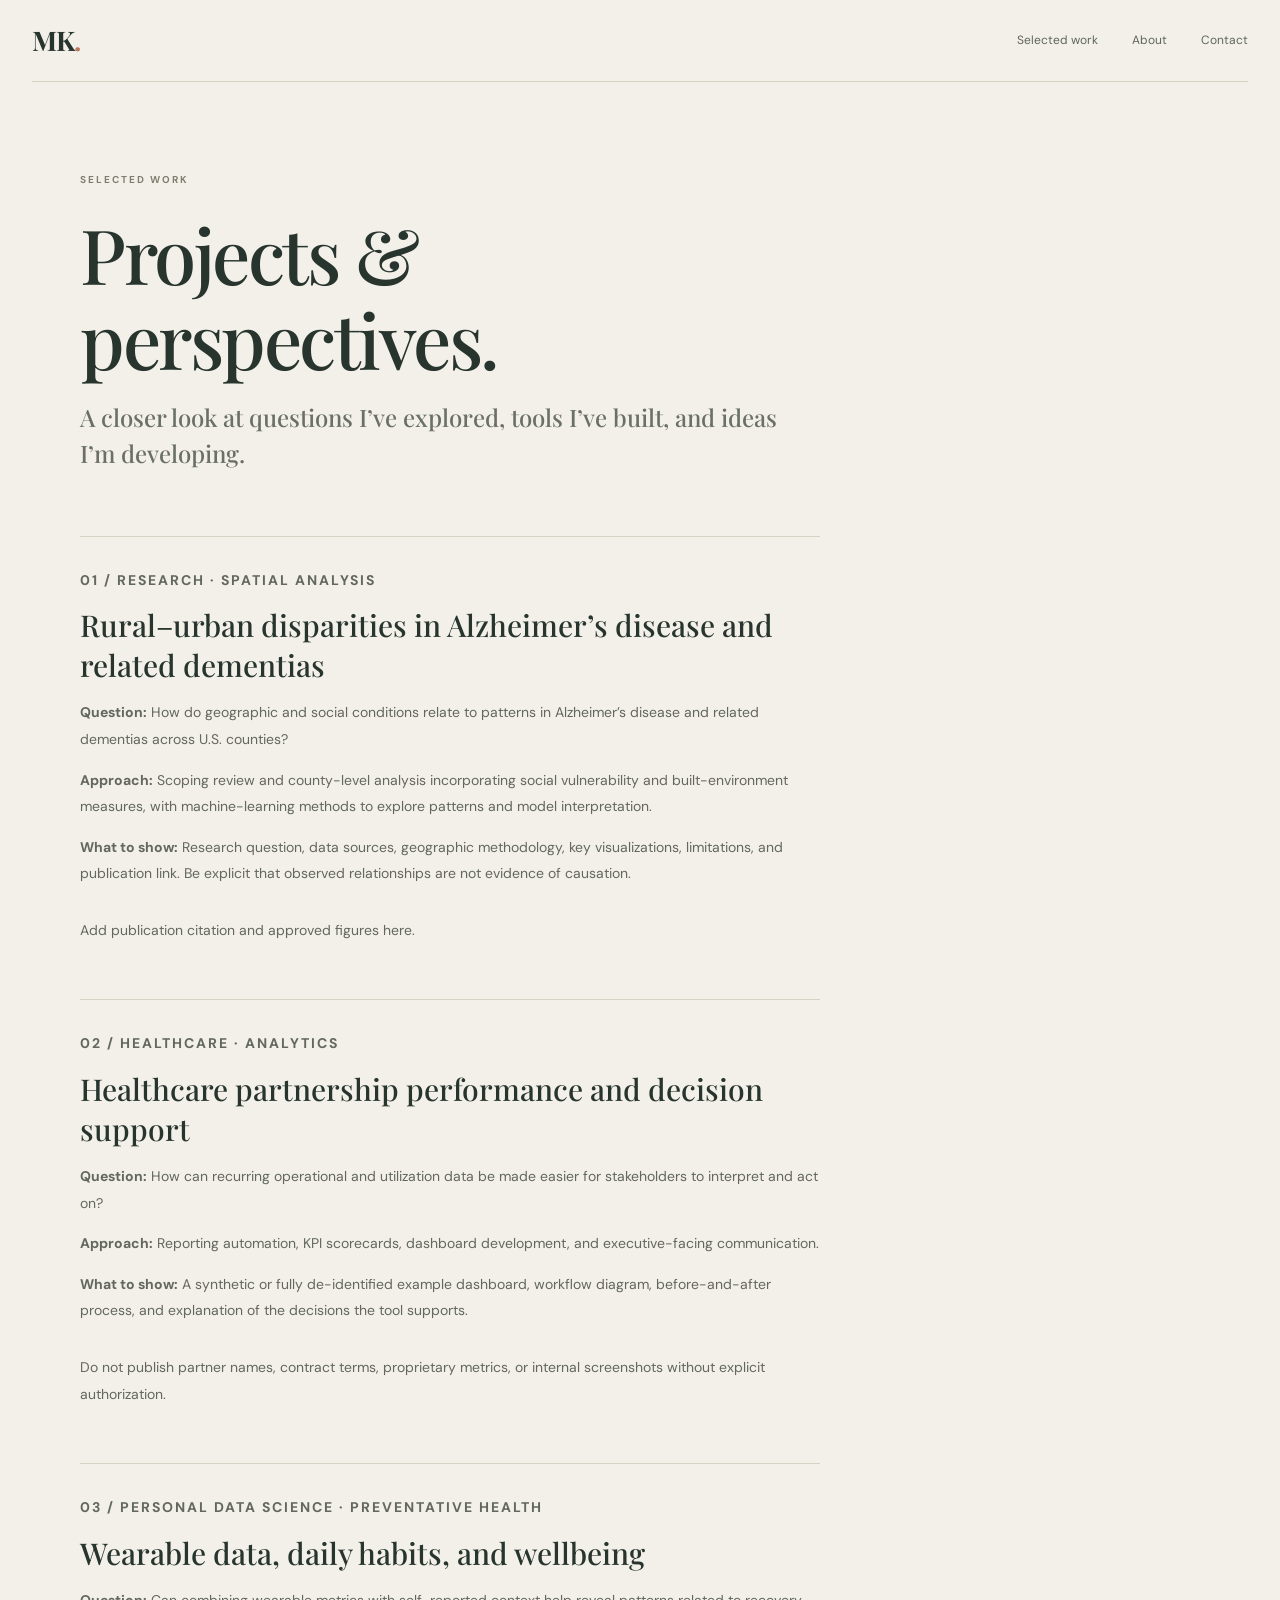
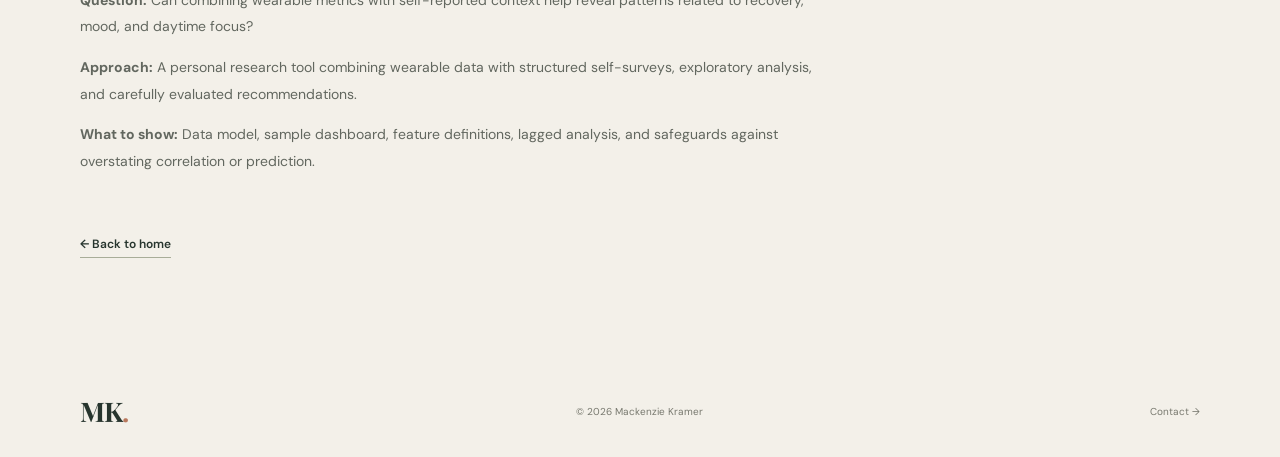
<file: projects.html>
<!doctype html>
<html lang="en"><head><meta charset="utf-8"><meta name="viewport" content="width=device-width, initial-scale=1"><title>Projects | Mackenzie Kramer</title><link rel="preconnect" href="https://fonts.googleapis.com"><link href="https://fonts.googleapis.com/css2?family=DM+Sans:wght@400;500;600;700&family=Playfair+Display:wght@500;600;700&display=swap" rel="stylesheet"><link rel="stylesheet" href="assets/css/style.css"></head>
<body><header class="site-header"><a class="wordmark" href="index.html">MK<span>.</span></a><nav><a href="index.html#work">Selected work</a><a href="about.html">About</a><a href="index.html#contact">Contact</a></nav></header>
<main class="wrap page-content"><p class="eyebrow">SELECTED WORK</p><h1>Projects &amp; perspectives.</h1><p class="page-lede">A closer look at questions I’ve explored, tools I’ve built, and ideas I’m developing.</p>
<div class="prose project-detail" id="population-health"><p class="eyebrow">01 / RESEARCH · SPATIAL ANALYSIS</p><h2>Rural–urban disparities in Alzheimer’s disease and related dementias</h2><p><strong>Question:</strong> How do geographic and social conditions relate to patterns in Alzheimer’s disease and related dementias across U.S. counties?</p><p><strong>Approach:</strong> Scoping review and county-level analysis incorporating social vulnerability and built-environment measures, with machine-learning methods to explore patterns and model interpretation.</p><p><strong>What to show:</strong> Research question, data sources, geographic methodology, key visualizations, limitations, and publication link. Be explicit that observed relationships are not evidence of causation.</p><p class="small-note">Add publication citation and approved figures here.</p></div>
<div class="prose project-detail" id="healthcare-analytics"><p class="eyebrow">02 / HEALTHCARE · ANALYTICS</p><h2>Healthcare partnership performance and decision support</h2><p><strong>Question:</strong> How can recurring operational and utilization data be made easier for stakeholders to interpret and act on?</p><p><strong>Approach:</strong> Reporting automation, KPI scorecards, dashboard development, and executive-facing communication.</p><p><strong>What to show:</strong> A synthetic or fully de-identified example dashboard, workflow diagram, before-and-after process, and explanation of the decisions the tool supports.</p><p class="small-note">Do not publish partner names, contract terms, proprietary metrics, or internal screenshots without explicit authorization.</p></div>
<div class="prose project-detail" id="wearable-data"><p class="eyebrow">03 / PERSONAL DATA SCIENCE · PREVENTATIVE HEALTH</p><h2>Wearable data, daily habits, and wellbeing</h2><p><strong>Question:</strong> Can combining wearable metrics with self-reported context help reveal patterns related to recovery, mood, and daytime focus?</p><p><strong>Approach:</strong> A personal research tool combining wearable data with structured self-surveys, exploratory analysis, and carefully evaluated recommendations.</p><p><strong>What to show:</strong> Data model, sample dashboard, feature definitions, lagged analysis, and safeguards against overstating correlation or prediction.</p></div>
<a class="text-link" href="index.html">← Back to home</a></main><footer class="site-footer wrap"><a class="wordmark" href="index.html">MK<span>.</span></a><p>© 2026 Mackenzie Kramer</p><a href="index.html#contact">Contact →</a></footer></body></html>
</file>
<file: assets/css/style.css>
:root{--paper:#f3f0e9;--paper-deep:#e9e4d9;--ink:#27352e;--green:#34463b;--sage:#a8ad98;--clay:#b9785d;--muted:#77786e;--line:#d8d2c6;--white:#fbfaf6;--serif:'Playfair Display',Georgia,serif;--sans:'DM Sans',Arial,sans-serif}
*{box-sizing:border-box}html{scroll-behavior:smooth}body{margin:0;background:var(--paper);color:var(--ink);font-family:var(--sans);line-height:1.65}a{color:inherit;text-decoration:none}.wrap{width:min(1120px,calc(100% - 64px));margin-inline:auto}.site-header{height:82px;display:flex;align-items:center;justify-content:space-between;width:min(1280px,calc(100% - 64px));margin:auto;border-bottom:1px solid var(--line)}.wordmark{font-family:var(--serif);font-size:27px;font-weight:700;letter-spacing:-1px}.wordmark span{color:var(--clay)}nav{display:flex;gap:34px;font-size:12px;color:#5e665e}nav a:hover,.text-link:hover,.light-link:hover{color:var(--clay)}.hero{display:grid;grid-template-columns:1.25fr .75fr;gap:8%;align-items:center;padding-top:90px;padding-bottom:100px}.eyebrow{font-size:10px;font-weight:700;letter-spacing:2px;color:#7d806f;margin:0 0 22px}.hero h1,.page-content h1{font:500 clamp(46px,6vw,76px)/1.12 var(--serif);letter-spacing:-2.5px;margin:0 0 26px;max-width:720px}.hero h1 em,.band-statement em,.about-grid h2 em,.contact-inner h2 em{color:var(--clay);font-weight:500}.intro{font-size:16px;line-height:1.85;color:#62675f;max-width:570px}.hero-actions{display:flex;align-items:center;gap:28px;margin-top:32px}.button{display:inline-flex;align-items:center;gap:20px;padding:14px 20px;font-size:12px;font-weight:600}.button-dark{background:var(--green);color:var(--white)}.button-dark:hover{background:#4b5d50}.text-link{font-size:12px;font-weight:600;border-bottom:1px solid var(--sage);padding-bottom:5px}.portrait-wrap{position:relative;max-width:370px;justify-self:end;width:100%}.portrait{width:100%;height:440px;object-fit:cover;display:block;position:relative;z-index:2;filter:saturate(.78)}.portrait-placeholder{height:440px;background:var(--paper-deep);display:none;place-items:center;align-content:center;gap:12px;color:var(--green);border:1px solid var(--line)}.portrait-placeholder span{font:64px var(--serif);color:#9a9d8d}.portrait-placeholder small{font-size:9px;letter-spacing:2px;text-align:center;color:var(--muted)}.portrait-wrap:after{content:"";position:absolute;z-index:0;inset:18px -18px -18px 18px;border:1px solid #b9b5a7}.image-note{font:italic 12px var(--serif);color:var(--muted);text-align:right;margin:30px 0 0}.intro-band{background:var(--paper-deep);padding:65px 0}.intro-band-inner{display:grid;grid-template-columns:1fr 2fr;gap:8%;align-items:start}.band-statement{font:500 clamp(25px,3vw,38px)/1.4 var(--serif);margin:0;max-width:760px}.section{padding-top:105px;padding-bottom:110px}.section-heading{display:flex;justify-content:space-between;align-items:end;margin-bottom:45px}.section-heading h2,.about-grid h2,.contact-inner h2{font:500 clamp(36px,4.5vw,55px)/1.18 var(--serif);letter-spacing:-1.4px;margin:0}.section-aside{max-width:300px;color:var(--muted);font-size:13px}.project-grid{display:grid;grid-template-columns:1fr 1fr;gap:48px 28px}.project-card{display:block}.project-feature{grid-row:span 2}.project-art{height:210px;position:relative;overflow:hidden;display:flex;align-items:flex-start;padding:20px}.project-feature .project-art{height:330px}.art-map{background:#d9ded2}.art-dashboard{background:#d8d0c1}.art-wellbeing{background:#d8d7ca}.art-label{font-size:9px;letter-spacing:1.8px;font-weight:700;color:#4c5b4d;position:relative;z-index:2}.art-number{position:absolute;right:20px;bottom:12px;font:42px var(--serif);color:#596b5d;opacity:.65}.map-lines{position:absolute;width:75%;height:85%;right:0;bottom:-8%;opacity:.65;background:repeating-linear-gradient(28deg,transparent 0 17px,#8c9c88 18px 19px,transparent 20px 34px),repeating-linear-gradient(112deg,transparent 0 28px,#aab5a0 29px 30px,transparent 31px 50px);clip-path:polygon(20% 0,100% 5%,100% 100%,0 100%)}.mini-chart{position:absolute;left:13%;right:13%;bottom:30px;height:100px;display:flex;align-items:end;gap:9px;border-bottom:1px solid #9a9587}.mini-chart i{display:block;flex:1;background:#798c7a;height:35%}.mini-chart i:nth-child(2){height:60%}.mini-chart i:nth-child(3){height:48%}.mini-chart i:nth-child(4){height:80%}.mini-chart i:nth-child(5){height:65%}.mini-chart i:nth-child(6){height:92%}.mini-chart i:nth-child(7){height:72%}.orbit{position:absolute;border:1px solid #82917e;border-radius:50%;width:240px;height:240px;left:50%;top:55%;transform:translate(-50%,-50%)}.orbit-two{width:155px;height:155px}.project-meta{display:flex;justify-content:space-between;margin-top:17px;font-size:10px;letter-spacing:.5px;color:var(--muted)}.project-card h3{font:500 23px/1.3 var(--serif);margin:12px 0 8px;max-width:470px}.project-card p{font-size:12px;color:var(--muted);max-width:450px;margin:0 0 14px}.card-link{font-size:11px;font-weight:700;border-bottom:1px solid var(--sage);padding-bottom:4px}.small-note{font-size:10px;color:var(--muted);margin-top:30px}.about-strip{background:#e8e5dc;padding:95px 0}.about-grid{display:grid;grid-template-columns:1fr 2fr;gap:8%}.about-grid h2{margin-bottom:24px}.about-grid p:not(.eyebrow){max-width:650px;color:#62675f;font-size:14px;line-height:1.9}.about-grid .text-link{display:inline-block;margin-top:15px}.approach{padding-bottom:115px}.approach-grid{display:grid;grid-template-columns:repeat(3,1fr);gap:45px;margin-top:42px}.approach-grid span{font:italic 18px var(--serif);color:var(--clay)}.approach-grid h3{font:500 22px var(--serif);margin:12px 0 8px}.approach-grid p{font-size:12px;color:var(--muted);max-width:270px}.contact-section{background:var(--green);color:var(--white);padding:90px 0}.contact-inner h2{font-size:clamp(42px,5vw,62px)}.contact-inner .eyebrow{color:#c0c5b4}.contact-inner>p:not(.eyebrow){color:#d2d6cc;font-size:13px;max-width:450px;margin:22px 0 30px}.button-light{background:var(--paper);color:var(--green)}.contact-links{display:flex;align-items:center;gap:28px}.light-link{font-size:11px;color:#e0e3dc;border-bottom:1px solid #899488;padding-bottom:4px}.site-footer{min-height:90px;display:flex;align-items:center;justify-content:space-between}.site-footer p,.site-footer>a:last-child{font-size:10px;color:var(--muted)}.page-content{padding-top:90px;padding-bottom:110px}.page-content h1{margin-bottom:18px}.page-lede{font:500 24px/1.5 var(--serif);max-width:700px;color:#6a7067;margin:0 0 65px}.prose{max-width:740px}.prose h2{font:500 30px var(--serif);margin:42px 0 12px}.prose p{font-size:14px;color:#62675f;line-height:1.9}.project-detail{padding:30px 0 42px;border-top:1px solid var(--line)}.project-detail h2{margin-top:0}.project-detail .eyebrow{margin-bottom:12px}
@media(max-width:760px){.wrap,.site-header{width:calc(100% - 40px)}.site-header{height:70px}nav{gap:14px;font-size:10px}.hero{grid-template-columns:1fr;padding-top:65px;padding-bottom:75px;gap:45px}.hero h1{font-size:52px}.portrait-wrap{justify-self:center;width:min(78%,340px)}.portrait,.portrait-placeholder{height:390px}.intro-band-inner,.about-grid{grid-template-columns:1fr;gap:15px}.section{padding-top:75px;padding-bottom:80px}.section-heading{display:block}.section-aside{margin-top:18px}.project-grid{grid-template-columns:1fr;gap:42px}.project-feature{grid-row:auto}.project-feature .project-art,.project-art{height:250px}.approach-grid{grid-template-columns:1fr;gap:20px}.contact-section{padding:75px 0}.contact-links{flex-wrap:wrap;gap:20px}.site-footer{flex-wrap:wrap;gap:10px;padding:22px 0}.site-footer p{order:3;width:100%}.page-content{padding-top:65px}.page-content h1{font-size:52px}}
@media(max-width:420px){nav{gap:9px}nav a{font-size:9px}.hero h1{font-size:45px}.hero-actions{gap:16px;flex-wrap:wrap}.portrait-wrap{width:85%}}
</file>
